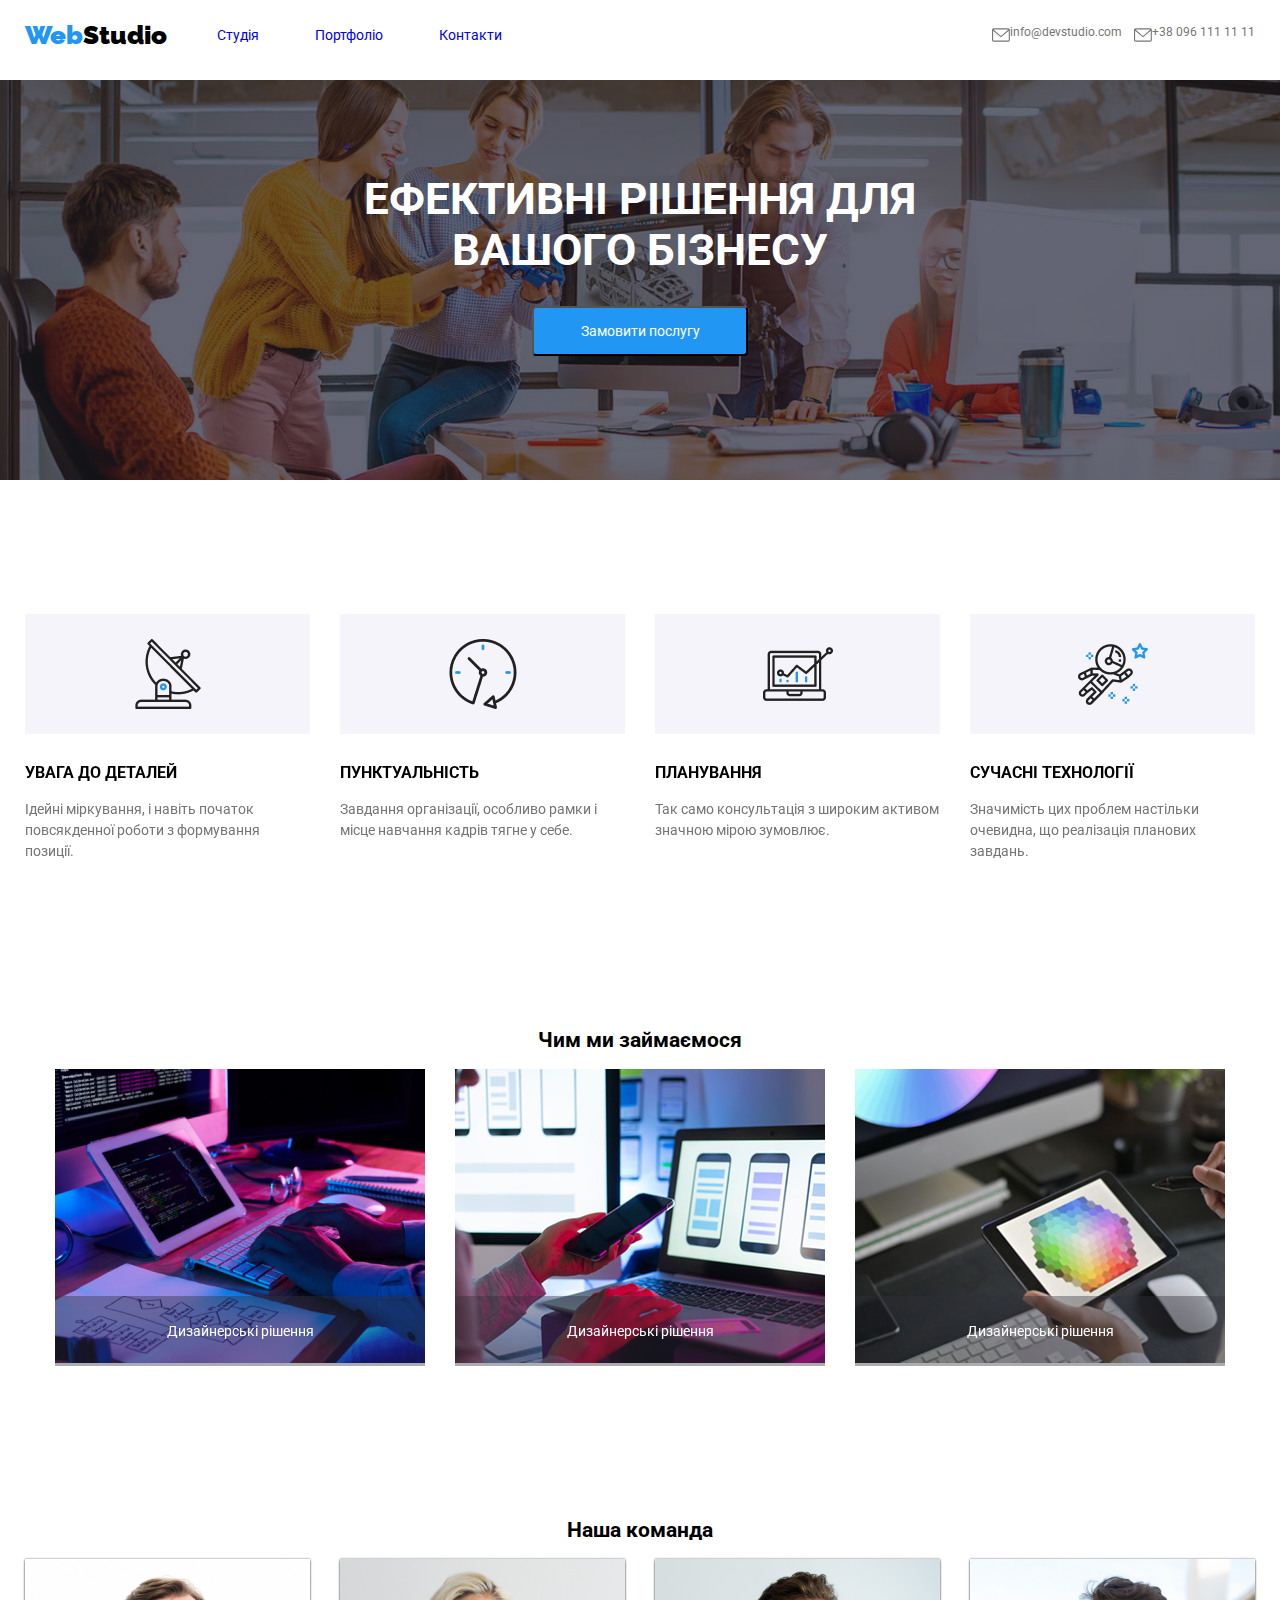
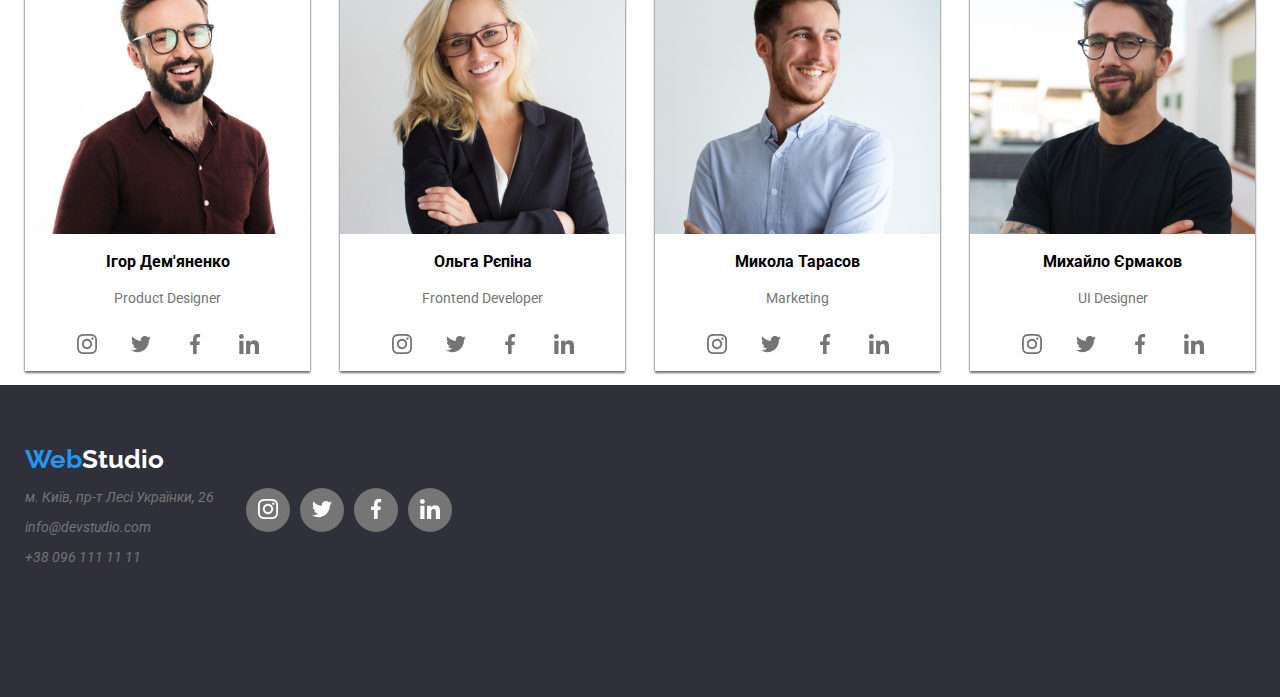
<file: index.html>
<!DOCTYPE html>
<html lang="en">
  <head>
    <meta charset="UTF-8" />
    <meta name="viewport" content="width=device-width, initial-scale=1.0" />

    <link
      href="https://fonts.googleapis.com/css2?family=Raleway:wght@900&display=swap"
      rel="stylesheet"
    />
    <link
      href="https://fonts.googleapis.com/css2?family=Roboto:wght@100...900&display=swap"
      rel="stylesheet"
    />
    <link rel="stylesheet" href="./css/normalize.css">
    <link rel="stylesheet" href="./css/animate.css">
    <!-- <link rel="stylesheet" href="./css/stiles.css" /> -->
     <link rel="stylesheet" href="./css/main.min.css">

    <script src="./js/modal-26.js" defer></script>
    <title>WebStudio</title>
  </head>
  <body>
    <!-- logo+nav(studio-port-contakt)+email+tel -->
    <header>
      <div class="container">
        <h1 class="logo">
          <a href="https://splinter1978.github.io/WebStudio_mentor/">
            <b>Web<span>Studio</span></b>
          </a>
        </h1>
        <nav>
          <ul>
            <li class="nav-item current_page">
              <a href="#">Студія</a>
            </li>
            <li class="nav-item">
              <a href="./portfolio.html">Портфоліо</a>
            </li>
            <li class="nav-item">
              <a href="./contacts.html">Контакти</a>
            </li>
          </ul>
        </nav>
        <div class="contact-head">
          <div class="contact-head-item">
            <svg>
            <use href="./imgs/symbol-defs.svg#icon-envelopehover"></use>
          </svg>
          <a href="mailto:info@devstudio.com">info@devstudio.com</a>
        </div>
        <div class="contact-head-item">
<svg>
            <use href="./imgs/symbol-defs.svg#icon-envelopehover"></use>
          </svg>
          <a href="tel:+380961111111">+38 096 111 11 11</a>
          </div>
          
        </div>
      </div>
    </header>
    <!-- hero+about+what-are-we-doing+our-team -->
    <main>
      <section class="hero">
        <div class="container">
          <p>Ефективні рішення для вашого бізнесу</p>
          <button class="btn-open animate__animated animate__infinite animate__bounce" data-modal-open>Замовити послугу</button>
        </div>
        <!-- modalka -->
        <div class="backdrop is-hidden" data-modal>
    
    <div class="modal">
    <button class="btn-close" data-modal-close>&times;</button>
    <h3 class="modal-title">Залиште свої дані, ми вам передзвонимо</h3>

    <form action="./forrm.php" class="mod-form">
      <label for="name">Name</label>
      <div class="mod-form-outline">
        <svg class="input_icon"><use></use></svg>
        <input type="text" name="name" id="name" placeholder="John" required>
      </div>
   
      <label for="user_tel">Telephone</label>
      <div class="mod-form-outline">
 <svg class="input_icon"><use></use></svg>
 <input type="tel" name="user_tel" id="user_tel" placeholder="+380 12 345 67 89">
      </div>
      <label for="user_email">email</label>
      <div class="mod-form-outline">
 <svg class="input_icon"><use></use></svg>
 <input type="email" name="user_email" id="user_email" placeholder="username@mail.com">
      </div>
      <label for="comment">comment</label>
      <textarea name="comment" id="comment" rows="5" required >
      </textarea>
      <div class="useragr"><input type="checkbox">
      <p class="useragr_text">Погоджуюся з розсилкою та приймаю <a href="">Умови договору</a></p>
    </div>
      
<button class="submit" type="submit">sub</button>
    </form>
    
  </div>
      </section>
      <section class="about-us">
        <div class="container">
          <ul class="about-us-list">
            <li class="about-us-item">
              <h3>УВАГА ДО ДЕТАЛЕЙ</h3>
              <p>
                Ідейні міркування, і навіть початок повсякденної роботи з
                формування позиції.
              </p>
            </li>
            <li class="about-us-item">
              <h3>ПУНКТУАЛЬНІСТЬ</h3>
              <p>
                Завдання організації, особливо рамки і місце навчання кадрів
                тягне у себе.
              </p>
            </li>
            <li class="about-us-item">
              <h3>ПЛАНУВАННЯ</h3>
              <p>
                Так само консультація з широким активом значною мірою зумовлює.
              </p>
            </li>
            <li class="about-us-item">
              <h3>СУЧАСНІ ТЕХНОЛОГІЇ</h3>
              <p>
                Значимість цих проблем настільки очевидна, що реалізація
                планових завдань.
              </p>
            </li>
          </ul>
        </div>
      </section>
      <section class="we_do_this">
        <div class="container">
          <h2>Чим ми займаємося</h2>
          <ul>
            <li class="we_do_this-item">
              <img src="./imgs/box 1.jpg" alt="we-do-this-1" />
            <p><span>Дизайнерські рішення</span></p>
            </li>
            <li class="we_do_this-item">
              <img src="./imgs/box 2.jpg" alt="we-do-this-2" />
            <p><span>Дизайнерські рішення</span></p>
            </li>
            <li class="we_do_this-item">
              <img src="./imgs/box 3.jpg" alt="we-do-this-3" />
            <p><span>Дизайнерські рішення</span></p>
            </li>
          </ul>
        </div>
      </section>
      <section class="our-team">
        <div class="container">
          <h2>Наша команда</h2>
          <ul class="team-list">
            <li class="team-card">
              <img src="./imgs/img 1.jpg" alt="Ігор Дем'яненко" />
              <h3>Ігор Дем'яненко</h3>
              <p>Product Designer</p>
              <ul class="social">
                <li class="social-item">
                  <a href="">
                    <svg class="socnet">
                      <use
                        xlink:href="./imgs/symbol-defs.svg#icon-instagram-2"
                      ></use></svg></a>
                </li>
                <li class="social-item">
                  <a href="">
                    <svg class="socnet">
                      <use xlink:href="./imgs/symbol-defs.svg#icon-twitter-1" /></svg></a>
                </li>
                <li class="social-item">
                  <a href=""
                    ><svg class="socnet">
                      <use
                        xlink:href="./imgs/symbol-defs.svg#icon-facebook-1"/></svg></a>
                </li>
                <li class="social-item">
                  <a href=""
                    ><svg class="socnet">
                      <use
                        xlink:href="./imgs/symbol-defs.svg#icon-linkedin-1"/></svg></a>
                </li>
              </ul>
            </li>
            <li class="team-card">
              <img src="./imgs/img 2.jpg" alt="Ольга Рєпіна" />
              <h3>Ольга Рєпіна</h3>
              <p>Frontend Developer</p>
              <ul class="social">
                <li class="social-item">
                  <a href="">
                    <svg class="socnet">
                      <use
                        xlink:href="./imgs/symbol-defs.svg#icon-instagram-2"
                      ></use></svg></a>
                </li>
                <li class="social-item">
                  <a href="">
                    <svg class="socnet">
                      <use xlink:href="./imgs/symbol-defs.svg#icon-twitter-1" /></svg></a>
                </li>
                <li class="social-item">
                  <a href=""
                    ><svg class="socnet">
                      <use
                        xlink:href="./imgs/symbol-defs.svg#icon-facebook-1"/></svg></a>
                </li>
                <li class="social-item">
                  <a href=""
                    ><svg class="socnet">
                      <use
                        xlink:href="./imgs/symbol-defs.svg#icon-linkedin-1"/></svg></a>
                </li>
              </ul>
            </li>
            <li class="team-card">
              <img src="./imgs/img 3.jpg" alt="Микола Тарасов" />
              <h3>Микола Тарасов</h3>
              <p>Marketing</p>
              <ul class="social">
                <li class="social-item">
                  <a href="">
                    <svg class="socnet">
                      <use
                        xlink:href="./imgs/symbol-defs.svg#icon-instagram-2"
                      ></use></svg></a>
                </li>
                <li class="social-item">
                  <a href="">
                    <svg class="socnet">
                      <use xlink:href="./imgs/symbol-defs.svg#icon-twitter-1" /></svg></a>
                </li>
                <li class="social-item">
                  <a href=""
                    ><svg class="socnet">
                      <use
                        xlink:href="./imgs/symbol-defs.svg#icon-facebook-1"/></svg></a>
                </li>
                <li class="social-item">
                  <a href=""
                    ><svg class="socnet">
                      <use
                        xlink:href="./imgs/symbol-defs.svg#icon-linkedin-1"/></svg></a>
                </li>
              </ul>
            </li>
            <li class="team-card">
              <img src="./imgs/img 4.jpg" alt="Михайло Єрмаков" />
              <h3>Михайло Єрмаков</h3>
              <p>UI Designer</p>
              <ul class="social">
                <li class="social-item">
                  <a href="">
                    <svg class="socnet">
                      <use
                        xlink:href="./imgs/symbol-defs.svg#icon-instagram-2"
                      ></use></svg></a>
                </li>
                <li class="social-item">
                  <a href="">
                    <svg class="socnet">
                      <use xlink:href="./imgs/symbol-defs.svg#icon-twitter-1" /></svg></a>
                </li>
                <li class="social-item">
                  <a href=""
                    ><svg class="socnet">
                      <use
                        xlink:href="./imgs/symbol-defs.svg#icon-facebook-1"/></svg></a>
                </li>
                <li class="social-item">
                  <a href=""
                    ><svg class="socnet">
                      <use
                        xlink:href="./imgs/symbol-defs.svg#icon-linkedin-1"/></svg></a>
                </li>
              </ul>
            </li>
          </ul>
        </div>
      </section>
    </main>
    <!-- logo+adress -->
    <footer>
      <div class="container">
        <div class="footer-contacts">
          <div class="logo">
          <a href="./index.html">
            <b>Web<span>Studio</span></b>
          </a>
        </div>
        <address>
          <p>м. Київ, пр-т Лесі Українки, 26</p>
          <p>info@devstudio.com</p>
          <p>+38 096 111 11 11</p>
        </address>
      </div>
      <div class="join_us">
          <ul class="social">
                <li class="social-item">
                  <a href="">
                    <svg class="socnet">
                      <use
                        xlink:href="./imgs/symbol-defs.svg#icon-instagram-2"
                      ></use></svg></a>
                </li>
                <li class="social-item">
                  <a href="">
                    <svg class="socnet">
                      <use xlink:href="./imgs/symbol-defs.svg#icon-twitter-1" /></svg></a>
                </li>
                <li class="social-item">
                  <a href=""
                    ><svg class="socnet">
                      <use
                        xlink:href="./imgs/symbol-defs.svg#icon-facebook-1"/></svg></a>
                </li>
                <li class="social-item">
                  <a href=""
                    ><svg class="socnet">
                      <use
                        xlink:href="./imgs/symbol-defs.svg#icon-linkedin-1"/></svg></a>
                </li>
              </ul>
        </div>
        <div class="form">
          
        </div>
    </div>
           </footer>
  </body>
</html>
</file>
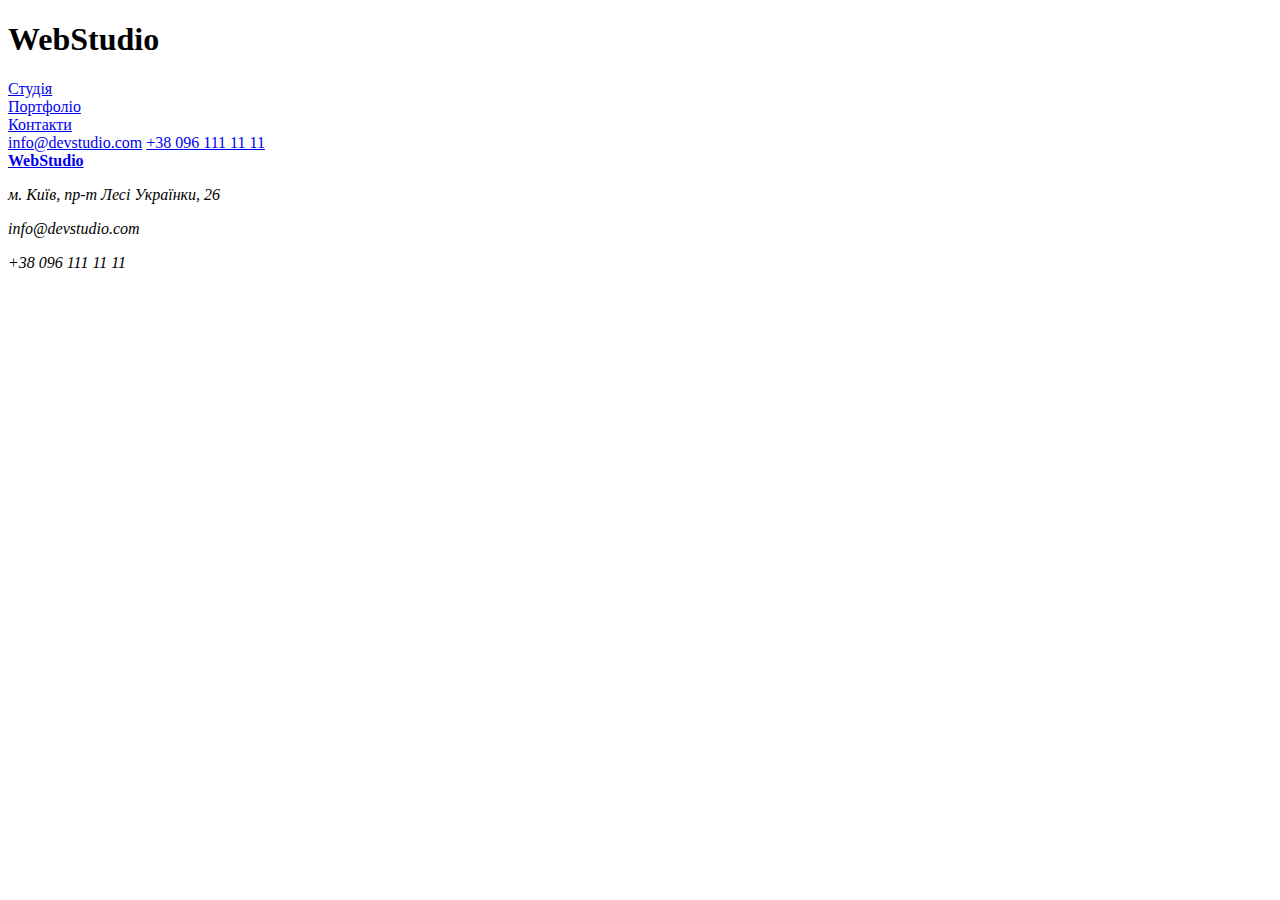
<file: contacts.html>
<!DOCTYPE html>
<html lang="en">
<head>
    <meta charset="UTF-8">
    <meta name="viewport" content="width=device-width, initial-scale=1.0">
    <title>Document</title>
</head>
<body>
     <!-- logo+nav(studio-port-contakt)+email+tel -->
    <header>
      <h1 class="logo">
        Web<span>Studio</span>
      </h1>
      <nav>
        <ui>
          <li>
            <a href="#">Студія</a>
          </li>
          <li>
            <a href="./portfolio.html">Портфоліо</a>
          </li>
          <li>
            <a href="#">Контакти</a>
          </li>
        </ui>
      </nav>
      <div class="contact-head">
        <a href="mailto:info@devstudio.com">info@devstudio.com</a>
        <a href="tel:+380961111111">+38 096 111 11 11</a>
      </div>
    </header>
    <main></main>
     <footer>
      <div class="container">
        <div class="logo">
          <a href="./index.html">
            <b>Web<span>Studio</span></b>
          </a>
        </div>
        <address>
          <p>м. Київ, пр-т Лесі Українки, 26</p>
          <p>info@devstudio.com</p>
          <p>+38 096 111 11 11</p>
        </address>
      </div>
    </footer>
</body>
</html>
</file>
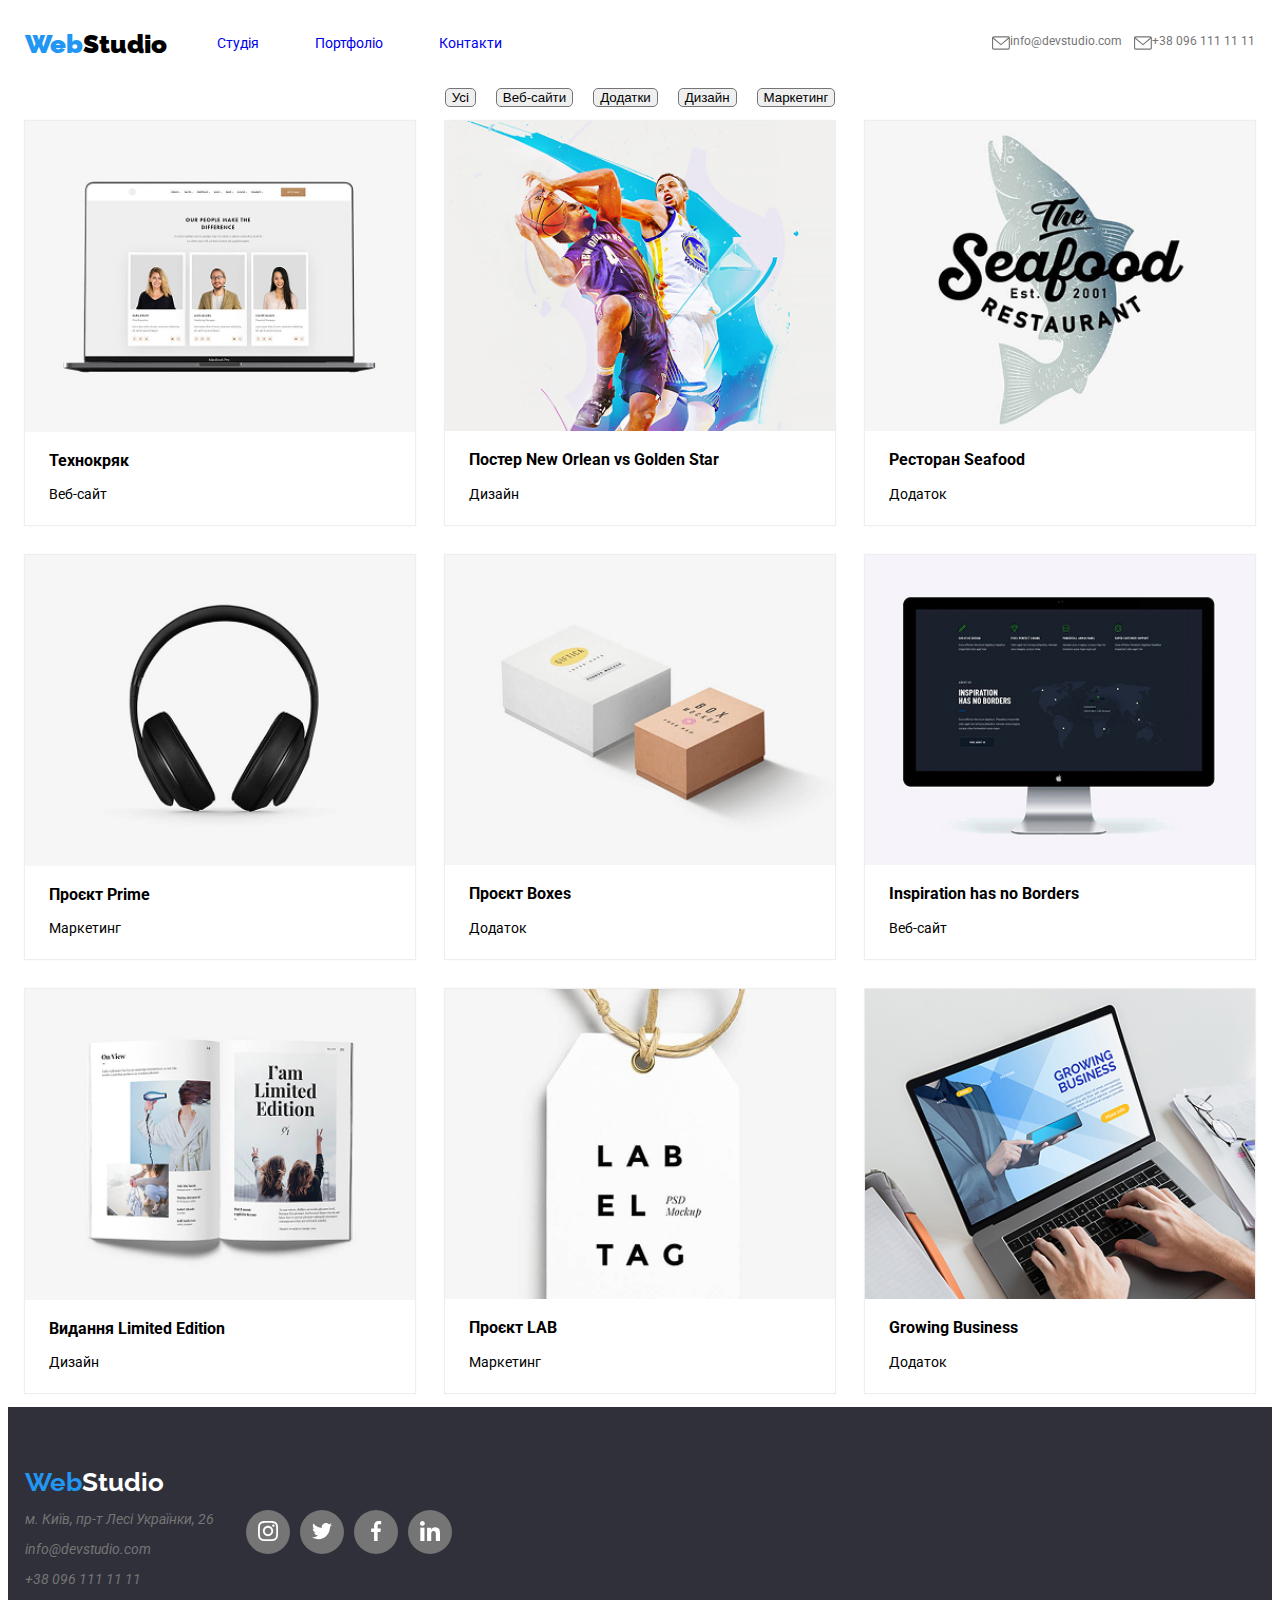
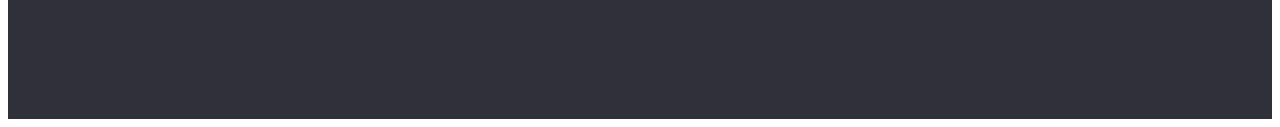
<file: portfolio.html>
<!DOCTYPE html>
<html lang="en">
  <head>
    <meta charset="UTF-8" />
    <meta name="viewport" content="width=device-width, initial-scale=1.0" />

    <link
      href="https://fonts.googleapis.com/css2?family=Raleway:wght@900&display=swap"
      rel="stylesheet"
    />
    <link
      href="https://fonts.googleapis.com/css2?family=Roboto:wght@100...900&display=swap"
      rel="stylesheet"
    />
    <!-- <link rel="stylesheet" href="./css/stiles.css" /> -->
     <link rel="stylesheet" href="./css/main.min.css">
    <title>Portfolio</title>
  </head>
  <body>
    <!-- logo+nav(studio-port-contakt)+email+tel -->
    <header>
      <div class="container">
        <h1 class="logo">
          <a href="https://splinter1978.github.io/WebStudio_mentor/">
            <b>Web<span>Studio</span></b>
          </a>
        </h1>
        <nav>
          <ul>
            <li class="nav-item current_page">
              <a href="./index.html">Студія</a>
            </li>
            <li class="nav-item">
              <a href="./portfolio.html">Портфоліо</a>
            </li>
            <li class="nav-item">
              <a href="./contacts.html">Контакти</a>
            </li>
          </ul>
        </nav>
        <div class="contact-head">
          <div class="contact-head-item">
            <svg>
            <use href="./imgs/symbol-defs.svg#icon-envelopehover"></use>
          </svg>
          <a href="mailto:info@devstudio.com">info@devstudio.com</a>
        </div>
        <div class="contact-head-item">
<svg>
            <use href="./imgs/symbol-defs.svg#icon-envelopehover"></use>
          </svg>
          <a href="tel:+380961111111">+38 096 111 11 11</a>
          </div>
          
        </div>
      </div>
    </header>
    <!-- portfolio -->
    <main>
      <section class="portfolio">
        <div class="container">
          <div class="portfolio-select">
          <button class="button-selector trasit-popup">Усі</button>
          <button class="button-selector  trasit-popup">Веб-сайти</button>
          <button class="button-selector  trasit-popup">Додатки</button>
          <button class="button-selector  trasit-popup">Дизайн</button>
          <button class="button-selector  trasit-popup">Маркетинг</button>
        </div>
        <ul class="portfolio-list">
          <li class="portfolio-item">
            <img src="./imgs/img-port1.jpg" alt="Технокряк" />
            <div class="overtext">
              <p>Lorem ipsum dolor sit amet.</p>
            </div>
            <h3>Технокряк</h3>
            
            <p class="selector">Веб-сайт</p>
          </li>
          <li class="portfolio-item">
            <img
              src="./imgs/img-port2.jpg"
              alt="Постер New Orlean vs Golden Star"
            />
            <div class="overtext">
              <p>Lorem ipsum dolor sit amet.</p>
            </div>
            <h3>Постер New Orlean vs Golden Star</h3>
            <p class="selector">Дизайн</p>
          </li>
          <li class="portfolio-item">
            <img src="./imgs/img-port3.jpg" alt="Ресторан Seafood" />
            <div class="overtext">
              <p>Lorem ipsum dolor sit amet.</p>
            </div>
            <h3>Ресторан Seafood</h3>
            <p class="selector">Додаток</p>
          </li>
          <li class="portfolio-item">
            <img src="./imgs/img-port4.jpg" alt="Проєкт Prime" />
            <div class="overtext">
              <p>Lorem ipsum dolor sit amet.</p>
            </div>
            <h3>Проєкт Prime</h3>
            <p class="selector">Маркетинг</p>
          </li>
          <li class="portfolio-item">
            <img src="./imgs/img-port5.jpg" alt="Проєкт Boxes" />
            <div class="overtext">
              <p>Lorem ipsum dolor sit amet.</p>
            </div>
            <h3>Проєкт Boxes</h3>
            <p class="selector">Додаток</p>
          </li>
          <li class="portfolio-item">
            <img src="./imgs/img-port6.jpg" alt="Inspiration has no Borders" />
            <div class="overtext">
              <p>Lorem ipsum dolor sit amet.</p>
            </div>
            <h3>Inspiration has no Borders</h3>
            <p class="selector">Веб-сайт</p>
          </li>
          <li class="portfolio-item">
            <img src="./imgs/img-port7.jpg" alt="Видання Limited Edition" />
            <div class="overtext">
              <p>Lorem ipsum dolor sit amet.</p>
            </div>
            <h3>Видання Limited Edition</h3>
            <p class="selector">Дизайн</p>
          </li>
          <li class="portfolio-item">
            <img src="./imgs/img-port8.jpg" alt="Проєкт LAB" />
            <div class="overtext">
              <p>Lorem ipsum dolor sit amet.</p>
            </div>
            <h3>Проєкт LAB</h3>
            <p class="selector">Маркетинг</p>
          </li>
          <li class="portfolio-item">
            <img src="./imgs/img-port9.jpg" alt="Growing Business" />
            <div class="overtext">
              <p>Lorem ipsum dolor sit amet.</p>
            </div>
            <h3>Growing Business</h3>
            <p class="selector">Додаток</p>
          </li>
        </ul>
        </div>
        
      </section>
    </main>
    <!-- logo+adress -->
    <footer>
      <div class="container">
        <div class="footer-contacts">
          <div class="logo">
          <a href="./index.html">
            <b>Web<span>Studio</span></b>
          </a>
        </div>
        <address>
          <p>м. Київ, пр-т Лесі Українки, 26</p>
          <p>info@devstudio.com</p>
          <p>+38 096 111 11 11</p>
        </address>
      </div>
      <div class="join_us">
          <ul class="social">
                <li class="social-item">
                  <a href="">
                    <svg class="socnet">
                      <use
                        xlink:href="./imgs/symbol-defs.svg#icon-instagram-2"
                      ></use></svg></a>
                </li>
                <li class="social-item">
                  <a href="">
                    <svg class="socnet">
                      <use xlink:href="./imgs/symbol-defs.svg#icon-twitter-1" /></svg></a>
                </li>
                <li class="social-item">
                  <a href=""
                    ><svg class="socnet">
                      <use
                        xlink:href="./imgs/symbol-defs.svg#icon-facebook-1"/></svg></a>
                </li>
                <li class="social-item">
                  <a href=""
                    ><svg class="socnet">
                      <use
                        xlink:href="./imgs/symbol-defs.svg#icon-linkedin-1"/></svg></a>
                </li>
              </ul>
        </div>
        <div class="form">
          
        </div>
    </div>
    </footer>
  </body>
</html>
</file>
<file: css/stiles.css>
:root {
  --color-gray: #757575;
  --color-dgray: #212121;
  --color-lgray: #ececec;
  --color-black: #000000;
  --color-blue: #2196f3;
  --color-white: #ffffff;
  --color-fon: #2f303a;
  --color-lfon: #f5f4fa;

}
body {
  font-family: 'Roboto', sans-serif;
  font-size: 14px;
}
h2 {
  text-align: center;
}
.container {
  max-width: 1230px;
  margin: 0 auto;
  padding: 0 15px;
}
a, button, .button-selector {
  cursor: pointer;
}
a {
  text-decoration: none;
}
.button-selector:hover {
  background-color: var(--color-blue);
}
/* header */
header {
  height: 80px;
}
header>.container {
  display: flex;
  justify-content: space-between;
  align-items: center;
}
nav {
  flex-basis: 50%;
}
nav ul {
  display: flex;
  justify-content: flex-start;
  column-gap: 50px;
}
.nav-item {
  position: relative;
}
.nav a, nav a:visited {
  color: var(--color-black);
}
nav a:hover {
  color: var(--color-blue);
}
.nav-item::after {
    content: '';
  position: absolute;
  width: 100%;
  height: 2px;
  background-color: var(--color-blue);
  bottom: -20px;
  left: 0;
  
  transform: scaleX(0);
  transform-origin: bottom right;
  transition: transform 0.25s ease-out; 
}
.nav-item:hover::after {
  transform: scaleX(1);
  transform-origin: bottom left;
}
.current_page {
  position: relative;
}
.current_page::after {
  content: '';
  position: absolute;
  
  width: 100%;
  height: 2px;
  background-color: var(--color-blue);
  bottom: -20px;
  left: 0;
  animation: current 1000ms ease-out infinite;
}
@keyframes current {
  0% {
    animation-play-state: paused;
  }
  20% {
transform: scaleX(0);
  transform-origin: bottom left;
  }
  80% {
    transform: scaleX(100%);
  transform-origin: bottom left;
  }
  100% {
 animation-delay: 100ms;
  }
}
.contact-head { 
  display: flex;
  fill: var(--color-gray);
  color: var(--color-gray);
  gap: 12px;
}
.contact-head-item:hover { 
  fill: var(--color-blue);
  color: var(--color-blue);
}
.contact-head a {
  color: inherit;
}

.contact-head-item > svg {
  height: 18px;
  width: 18px;
  }

.logo a, .logo a:visited {
  font-family: 'Raleway';
  font-size: 26px;
  color: var(--color-blue);
  text-decoration: none;

}
.logo span {
  color: var(--color-black);
}
footer .logo span {
  color: var(--color-white);
}
/* main */
.hero {
  height: 600px;
  background-color: var(--color-fon);
  color: var(--color-white);
  background: 
  linear-gradient(0deg, rgba(47, 48, 58, 0.4), 
  rgba(47, 48, 58, 0.4)), 
  url(../imgs/Img.png) center no-repeat;
  background-size:cover;
  text-align: center;
  display: flex;
  flex-direction: column;
  justify-content: center;
}
.hero p {
  max-width: 696px;
  margin: 0 auto ;
  padding: 0 40px;
  font-size: 44px;
  font-weight: 700;
  text-transform: uppercase;
  
}
.hero .btn-open, .submit {
  height: 50px;
  width: 216px;
  margin: 30px;
  color: var(--color-white);
  text-align: center;
  border-radius: 4px;
  background-color: var(--color-blue);
  position: relative;
transition: box-shadow 250ms cubic-bezier(0.4, 0, 0.2, 1);
}

.hero .btn-open:hover, .submit:hover {
  box-shadow: 2px 2px 2px rgba(47, 48, 58, 0.4);
}

/* MODAL */

.backdrop {
  position: fixed;
  top: 0;
  left: 0;
  width: 100%;
  height: 100%;
  background-color: rgba(0, 0, 0, 0.5);
  opacity: 1;
  transition: all 1s ease-in-out;
}

.backdrop.is-hidden {
  opacity: 0;
  pointer-events: none;
}

.no-scroll {
  overflow: hidden;
}

.modal {
  position: absolute;
  top: 50%;
  left: 50%;
  min-width: 528px;
  min-height: 581px;
  padding: 8px;
  background-color: var(--color-white);
  transform: translate(-50%, -50%);
  z-index: 100;
  
}
.modal-title {
color: var(--color-black);
text-align: center;
}

.btn-close {
  width: 30px;
  height: 30px;
  border-radius: 50%;
  display: flex;
  justify-content: center;
  align-items: center;
  margin: 0 0 0 auto;
  background-color: inherit;
  font-size: 18px;
  padding: 0;
  border: 1px solid var(--color-gray);
  color: var(--color-gray);
}
.mod-form {
  width: 448px;
  margin: 0 auto;
}
.mod-form label {
  display: block;
  color: #000000;
  text-align: left;
  margin-left: 15px;
  
}
.mod-form input, .mod-form input:focus {
border: none;
outline: none;
}

.mod-form-outline {
  width: 100%;
  height: 40px;
  outline: 1px solid var(--color-gray);
  display: flex;
  justify-content: center;
  align-items: center;
  padding-left: 15px;
  border-radius: 10px;
}
.input_icon {
width: 18px;
height: 18px;
background-color: var(--color-gray);
}
.mod-form-outline input {
  flex-grow: 1;
  text-align: left;
}

.mod-form-outline:focus-within {
outline: 1px solid var(--color-blue);
}
.mod-form-outline:focus-within>.input_icon{
background-color: var(--color-blue)
}
.mod-form>textarea {
  display: block;
  margin-left: 0;
  width: 100%;
  border-radius: 10px;
  border: none;
  outline: 1px solid var(--color-gray);
}
.mod-form>textarea:focus {
  outline: 1px solid var(--color-blue);
}

.useragr {
  display: flex;
  gap: 0;
  text-align: left;
  padding-top: 10px;
}
.useragr>input {
margin: 0;
}
.useragr_text {
  text-transform: none !important;
  font-size: 14px !important;
  color: var(--color-dgray);
  padding: 0 !important;

}
.useragr_text p{
  margin: 0;
}
.useragr_text a, .useragr_text a:visited {
  transform: none;
  color: var(--color-blue);
}

.submit {
  display: block;
  margin: 0 auto;
  margin-top: 20px;
}
/* end modal */
.about-us, .our-team,  .we_do_this{
  padding-top: 120px;
}
.about-us-item {
  flex: 0 0 270px;
  position: relative;
  transition: box-shadow 250ms cubic-bezier(0.4, 0, 0.2, 1);
}
.about-us-item:hover {
  box-shadow: 3px 3px 2px rgba(47, 48, 58, 0.4);
}
.about-us-item::before {
content: '';
  display: block;
  width: 270px;
  height: 120px;
  background-color: var(--color-lfon);
  background-image: url(../imgs/antenna1.png);
  background-size: 70px;
  background-repeat: no-repeat;
  background-position: center;
  margin-bottom: 30px;

}

.about-us-item:nth-child(2)::before {
  background-image: url(../imgs/clock1.png);
}
.about-us-item:nth-child(3)::before {
  background-image: url(../imgs/diagram1.png);
}
.about-us-item:nth-child(4)::before {
  background-image: url(../imgs/astronaut1.png);
}
.our-team {
  background-color: #f5f4fa;
  padding-bottom: 120px;
}

li {
  list-style-type: none;
}
.about-us p, .our-team p {
  font-weight: normal;
  color: var(--color-gray);
  line-height: 1.5;
}
.about-us ul, .we_do_this ul, .our-team ul, .portfolio-list{
  display: flex;
  justify-content: center;
  gap: 30px;
  flex-wrap: wrap;
}
/* WE_DO_THIS */

.we_do_this-item {
  position: relative;
  padding: 0;
  transition: box-shadow 250ms cubic-bezier(0.4, 0, 0.2, 1);
}
.we_do_this-item:hover{
  box-shadow: 3px 3px 2px rgba(47, 48, 58, 0.4);
}
.we_do_this-item p {
  margin: 0;
  position: absolute;
  left: 0;
  bottom: 0;
  height: 70px;
  width: 100%;
  display: flex;
  justify-content: center;
  align-items: center;
  color: var(--color-white);
  background: linear-gradient(0deg, rgba(47, 48, 58, 0.4), rgba(47, 48, 58, 0.4));
}

/* TEAM */
.team-card {
flex: 0 0 270px;
box-shadow: 
0px 0px 2px 0px var(--color-gray),
0px 2px 2px 0px var(--color-gray);
text-align: center;
transition: box-shadow 250ms cubic-bezier(0.4, 0, 0.2, 1);
}
.team-card:hover {
  box-shadow: 
0px 0px 2px 0px var(--color-gray),
2px 2px 2px 2px var(--color-gray);
}
.our-team img {
  height: 260px;
  width: 270px;
  background-color: var(--color-lfon);
}
/* PORTFOLIO */
.portfolio-select {
  max-width: 575px;
  margin: 0 auto;
  display: flex;
  gap: 20px;
  justify-content: center;
}
.button-selector {
  border-radius: 5px;
  border: 1px solid var(--color-gray);
}
.portfolio-item {
  height: 404px;
  flex-basis: calc((100%-40px)/3);
  box-shadow: 0px 0px 1px 1px  #eeeeee;
  position: relative;
  transition: box-shadow 250ms cubic-bezier(0.4, 0, 0.2, 1);
}
.portfolio-item:hover {
  box-shadow: 0px 0px 3px 1px  var(--color-gray);
}
.portfolio-item h3, .portfolio-item p {
  margin-left: 24px;
}

.overtext {
  position: absolute;
  top: 0;
  width: 100%;
  height: 294px;
  background-color: rgba(8, 193, 240, 0.5);
  transform: scaleY(0);
  transition: transform 250ms cubic-bezier(0.4, 0, 0.2, 1);
  transform-origin: bottom center;
}
.portfolio-item>img:hover + .overtext, .overtext:hover {
  transform: scaleY(1);
}

/* FOOTER */
footer .container {
  display: flex;
  justify-content: left;
  align-items: center;
}
footer {
  height: 252px;
  background-color: var(--color-fon);
  color: var(--color-gray);
  padding-top: 60px;
  transition: all 250ms cubic-bezier(0.4, 0, 0.2, 1);
}
footer p:hover {
color: var(--color-white);
}

.social {
  display: flex;
   list-style-type: none;
  justify-content: center;
  /* align-items: center; */
height: 48px;
width: 270px;
margin: 0 auto;
padding: 0;
gap: 10px !important;
}
.socnet {
  height: 20px;
  width: 20px;
  padding: 0;
}
.social-item {
  height: 44px;
  width: 44px;
  padding: 0px;
  margin: 0px;
border-radius: 100%;
overflow: hidden;
display: flex;
justify-content: center;
align-items: center;
fill: #757575;
transition: all 250ms cubic-bezier(0.4, 0, 0.2, 1);
}
footer .social-item
{
  background-color: var(--color-gray);
  fill: var(--color-white);
}
.social-item:hover {
  background-color: #2196f3;
  fill: var(--color-white);
}
/* .socnet:hover {
  fill: var(--color-lgray);
} */
use {
  margin: 0;
  padding: 0;
}

.trasit-popup {
  position: relative;
  transition: transform 250ms cubic-bezier(0.4, 0, 0.2, 1),
  box-shadow 250ms cubic-bezier(0.4, 0, 0.2, 1);
}
.trasit-popup:hover {
  transform: scale(1.2) translate(-5px, -5px);
  box-shadow: 3px 3px 3px 1px  var(--color-gray);
}
</file>
<file: css/main.min.css>
:root{--color-gray: #757575;--color-dgray: #212121;--color-lgray: #ececec;--color-black: #000000;--color-blue: #2196f3;--color-white: #ffffff;--color-fon: #2f303a;--color-lfon: #f5f4fa}.about-us ul,.we_do_this ul,.our-team ul,.portfolio-list{display:flex;justify-content:center;gap:30px;flex-wrap:wrap}@keyframes current{0%{animation-play-state:paused}20%{transform:scaleX(0);transform-origin:bottom left}80%{transform:scaleX(100%);transform-origin:bottom left}100%{animation-delay:100ms}}body{font-family:"Roboto",sans-serif;font-size:14px}h2{text-align:center}.container{max-width:1230px;margin:0 auto;padding:0 15px}a,button,.button-selector{cursor:pointer}a{text-decoration:none}.button-selector:hover{background-color:var(--color-blue)}ul{list-style-type:none;padding:0}.logo a,.logo a:visited{font-family:"Raleway";font-size:26px;color:var(--color-blue);text-decoration:none}.logo span{color:var(--color-black)}footer .logo span{color:var(--color-white)}img{-o-object-position:center;object-position:center;-o-object-fit:contain;object-fit:contain;width:100%;height:auto}header{height:80px}header>.container{display:flex;justify-content:space-between;align-items:center}nav{flex-basis:285px;display:none;margin-left:50px}nav ul{display:flex;justify-content:space-between;-moz-column-gap:10px;column-gap:10px}.nav-item{position:relative}.nav a,nav a:visited{color:var(--color-black)}nav a:hover{color:var(--color-blue)}.nav-item::after{content:"";position:absolute;width:100%;height:2px;background-color:var(--color-blue);bottom:-20px;left:0;transform:scaleX(0);transform-origin:bottom right;transition:transform .25s ease-out}.nav-item:hover::after{transform:scaleX(1);transform-origin:bottom left}.current_page{position:relative}.current_page::after{content:"";position:absolute;width:100%;height:2px;background-color:var(--color-blue);bottom:-20px;left:0;animation:current 1000ms ease-out infinite}.contact-head{display:flex;fill:var(--color-gray);color:var(--color-gray);gap:12px;display:none;flex-grow:1;justify-content:flex-end;align-items:flex-end}.contact-head-item:hover{fill:var(--color-blue);color:var(--color-blue)}.contact-head a{color:inherit}.contact-head-item>svg{height:18px;width:18px}footer .container{display:flex;justify-content:left;align-items:center}footer{height:252px;background-color:var(--color-fon);color:var(--color-gray);padding-top:60px;transition:all 250ms cubic-bezier(0.4, 0, 0.2, 1)}footer p:hover{color:var(--color-white)}.social{display:flex;list-style-type:none;justify-content:center;height:48px;width:270px;margin:0 auto;padding:0;gap:10px !important}.socnet{height:20px;width:20px;padding:0}.social-item{height:44px;width:44px;padding:0px;margin:0px;border-radius:100%;overflow:hidden;display:flex;justify-content:center;align-items:center;fill:#757575;transition:all 250ms cubic-bezier(0.4, 0, 0.2, 1)}footer .social-item{background-color:var(--color-gray);fill:var(--color-white)}.social-item:hover{background-color:#2196f3;fill:var(--color-white)}use{margin:0;padding:0}.trasit-popup{position:relative;transition:transform 250ms cubic-bezier(0.4, 0, 0.2, 1),box-shadow 250ms cubic-bezier(0.4, 0, 0.2, 1)}.trasit-popup:hover{transform:scale(1.2) translate(-5px, -5px);box-shadow:3px 3px 3px 1px var(--color-gray)}.hero{height:600px;background-color:var(--color-fon);color:var(--color-white);background:linear-gradient(0deg, rgba(47, 48, 58, 0.4), rgba(47, 48, 58, 0.4)),url(../imgs/Img.png) center no-repeat;background-size:cover;text-align:center;display:flex;flex-direction:column;justify-content:center}.hero p{max-width:696px;margin:0 auto;padding:0 40px;font-size:44px;font-weight:700;text-transform:uppercase}.hero .btn-open,.submit{height:50px;width:216px;margin:30px;color:var(--color-white);text-align:center;border-radius:4px;background-color:var(--color-blue);position:relative;transition:box-shadow 250ms cubic-bezier(0.4, 0, 0.2, 1)}.hero .btn-open:hover,.submit:hover{box-shadow:2px 2px 2px rgba(47,48,58,.4)}.backdrop{position:fixed;top:0;left:0;width:100%;height:100%;background-color:rgba(0,0,0,.5);opacity:1;transition:all 1s ease-in-out}.backdrop.is-hidden{opacity:0;pointer-events:none}.no-scroll{overflow:hidden}.modal{position:absolute;top:50%;left:50%;min-width:528px;min-height:581px;padding:8px;background-color:var(--color-white);transform:translate(-50%, -50%);z-index:100}.modal-title{color:var(--color-black);text-align:center}.btn-close{width:30px;height:30px;border-radius:50%;display:flex;justify-content:center;align-items:center;margin:0 0 0 auto;background-color:inherit;font-size:18px;padding:0;border:1px solid var(--color-gray);color:var(--color-gray)}.mod-form{width:448px;margin:0 auto}.mod-form label{display:block;color:#000;text-align:left;margin-left:15px}.mod-form input,.mod-form input:focus{border:none;outline:none}.mod-form-outline{width:100%;height:40px;outline:1px solid var(--color-gray);display:flex;justify-content:center;align-items:center;padding-left:15px;border-radius:10px}.input_icon{width:18px;height:18px;background-color:var(--color-gray)}.mod-form-outline input{flex-grow:1;text-align:left}.mod-form-outline:focus-within{outline:1px solid var(--color-blue)}.mod-form-outline:focus-within>.input_icon{background-color:var(--color-blue)}.mod-form>textarea{display:block;margin-left:0;width:100%;border-radius:10px;border:none;outline:1px solid var(--color-gray)}.mod-form>textarea:focus{outline:1px solid var(--color-blue)}.useragr{display:flex;gap:0;text-align:left;padding-top:10px}.useragr>input{margin:0}.useragr_text{text-transform:none !important;font-size:14px !important;color:var(--color-dgray);padding:0 !important}.useragr_text p{margin:0}.useragr_text a,.useragr_text a:visited{transform:none;color:var(--color-blue)}.submit{display:block;margin:0 auto;margin-top:20px}.about-us,.our-team,.we_do_this{padding-top:120px}.about-us-item{flex:1 0 270px;flex-basis:100%;position:relative;transition:box-shadow 250ms cubic-bezier(0.4, 0, 0.2, 1)}.about-us-item:hover{box-shadow:3px 3px 2px rgba(47,48,58,.4)}.about-us-item::before{content:"";display:block;width:100%;height:120px;background-color:var(--color-lfon);background-image:url(../imgs/antenna1.png);background-size:70px;background-repeat:no-repeat;background-position:center;margin-bottom:30px}.about-us-item:nth-child(2)::before{background-image:url(../imgs/clock1.png)}.about-us-item:nth-child(3)::before{background-image:url(../imgs/diagram1.png)}.about-us-item:nth-child(4)::before{background-image:url(../imgs/astronaut1.png)}.about-us p,.our-team p{font-weight:normal;color:var(--color-gray);line-height:1.5}.we_do_this{display:none}.we_do_this-item{position:relative;padding:0;transition:box-shadow 250ms cubic-bezier(0.4, 0, 0.2, 1)}.we_do_this-item:hover{box-shadow:3px 3px 2px rgba(47,48,58,.4)}.we_do_this-item p{margin:0;position:absolute;left:0;bottom:0;height:70px;width:100%;display:flex;justify-content:center;align-items:center;color:var(--color-white);background:linear-gradient(0deg, rgba(47, 48, 58, 0.4), rgba(47, 48, 58, 0.4))}.team-card{flex:1 0 270px;flex-basis:100%;box-shadow:0px 0px 2px 0px var(--color-gray),0px 2px 2px 0px var(--color-gray);text-align:center;transition:box-shadow 250ms cubic-bezier(0.4, 0, 0.2, 1)}.team-card:hover{box-shadow:0px 0px 2px 0px var(--color-gray),2px 2px 2px 2px var(--color-gray)}.our-team img{height:auto;width:100%;background-color:var(--color-lfon)}.portfolio-select{max-width:575px;margin:0 auto;display:flex;gap:20px;justify-content:center}.button-selector{border-radius:5px;border:1px solid var(--color-gray)}.portfolio-item{min-height:404px;flex-basis:100%;box-shadow:0px 0px 1px 1px #eee;position:relative;transition:box-shadow 250ms cubic-bezier(0.4, 0, 0.2, 1)}.portfolio-item:hover{box-shadow:0px 0px 3px 1px var(--color-gray)}.portfolio-item h3,.portfolio-item p{margin-left:24px}.overtext{position:absolute;top:0;width:100%;height:294px;background-color:rgba(8,193,240,.5);transform:scaleY(0);transition:transform 250ms cubic-bezier(0.4, 0, 0.2, 1);transform-origin:bottom center}.portfolio-item>img:hover+.overtext,.overtext:hover{transform:scaleY(1)}@media(min-width: 480px){nav{display:block}.contact-head{display:flex;flex-direction:column}.contact-head-item{display:flex;font-size:12px}.contact-head-item>svg{display:block}.contact-head-item a{display:none}.hero{height:400px}.portfolio-item{flex-basis:100%}}@media(min-width: 768px){.contact-head{flex-direction:column}.contact-head-item a{display:block}.hero{height:400px}.about-us-item,.team-card{flex-basis:calc((100% - 30px)/2)}.portfolio-item{flex-basis:calc((100% - 40px)/2)}}@media(min-width: 1200px){.contact-head{flex-direction:row}.contact-head-item a{display:block}.hero{height:400px}.about-us-item,.team-card{flex-basis:calc((100% - 90px)/4)}.we_do_this{display:block}.portfolio-item{flex-basis:calc((100% - 60px)/3)}.we_do_this{display:block}}/*# sourceMappingURL=main.min.css.map */
</file>
